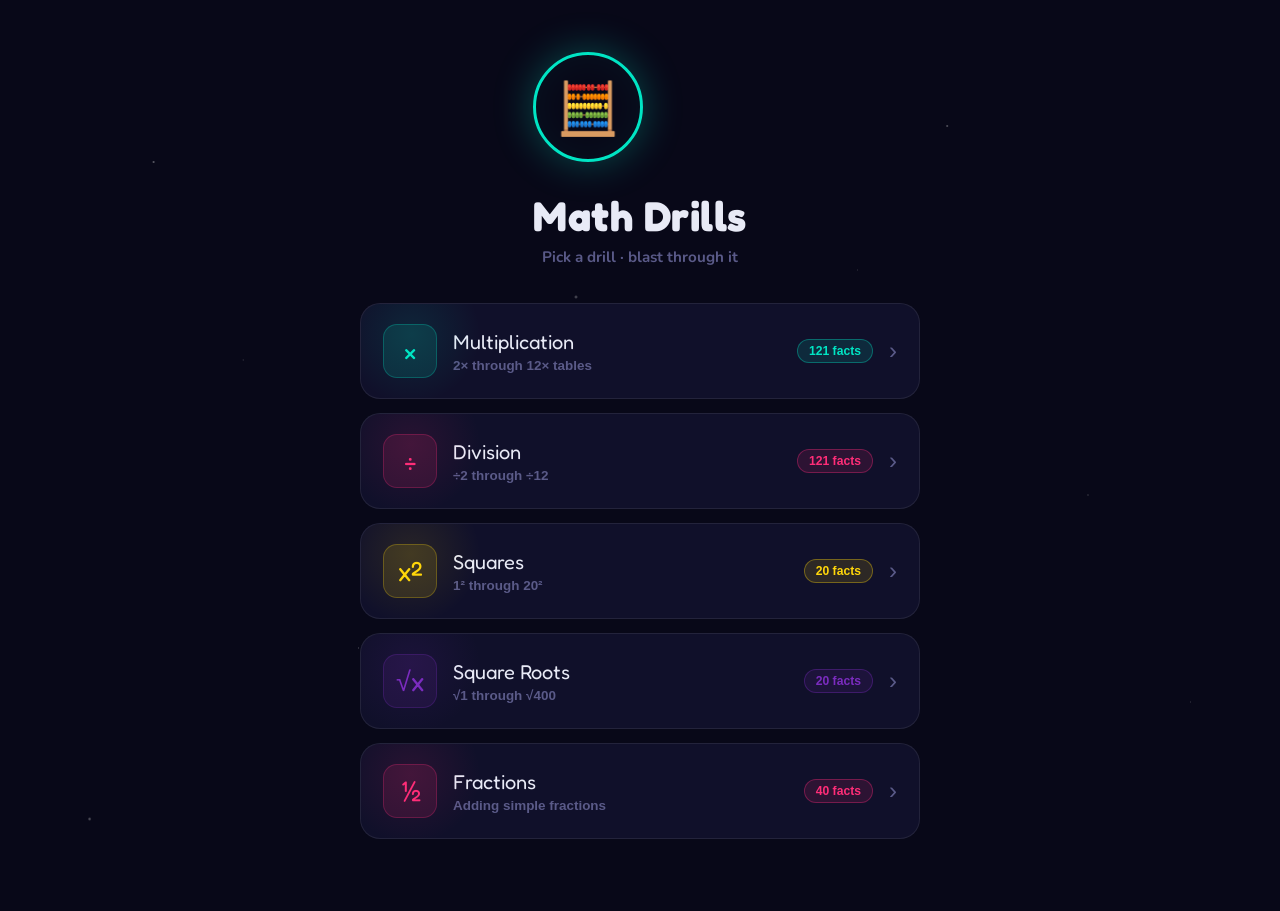
<file: index.html>
<!DOCTYPE html>
<html lang="en">
<head>
<meta charset="UTF-8">
<meta name="viewport" content="width=device-width, initial-scale=1.0">
<title>Math Drills</title>
<link href="https://fonts.googleapis.com/css2?family=Fredoka+One&family=Nunito:wght@400;600;700;800;900&display=swap" rel="stylesheet">
<link rel="stylesheet" href="style.css">
</head>
<body>

<div class="page">
  <header class="page-header">
    <div class="logo-ring">🧮</div>
    <h1 class="home-title">Math Drills</h1>
    <p class="home-sub">Pick a drill · blast through it</p>
  </header>

  <div class="drill-grid" id="drillGrid"></div>
</div>

<script type="module">
/* -- REGISTRY ---------------------------------------------------
   To add a new drill:
   1. Create drills/<id>.js  (see multiplication.js for the shape)
   2. Add one object to this array
---------------------------------------------------------------- */

import { DRILLS } from './drills/index.js';

/* -- RENDER -- */
const grid = document.getElementById('drillGrid');

for (const id of DRILLS) {
  const { default: drill } = await import(`./drills/${id}.js`);
  const card = document.createElement('button');
  card.className = 'drill-card';
  card.style.cssText = `--accent:${drill.color}; --accent-rgb:${drill.rgb};`;
  card.innerHTML = `
    <div class="drill-icon-wrap">${drill.icon}</div>
    <div class="drill-info">
      <div class="drill-name">${drill.name}</div>
      <div class="drill-desc">${drill.desc}</div>
    </div>
    <div class="drill-count">${drill.countLabel}</div>
    <div class="drill-arrow">›</div>
  `;
  card.addEventListener('click', () => {
    location.href = `drill.html?drill=${id}`;
  });
  grid.appendChild(card);
}
</script>
</body>
</html>
</file>
<file: style.css>
/* ============================================================
   @layer ORDER = explicit contract (cascade no fight, predictable)
   tokens    -> single source of truth, everything depend on this (DIP)
   base      -> reset + global element defaults
   layout    -> page/container/screen skeleton (SRP: structure only)
   components-> reusable widgets, closed for mod, open for extend via tokens (OCP)
   screens   -> screen-specific composition (SRP: one screen, one block)
   utilities -> escape hatches, low specificity
============================================================ */
@layer tokens, base, layout, components, screens, utilities;

/* ============================================================
   TOKENS  (single source of truth - swap here, nothing else)
============================================================ */
@layer tokens {
  :root {
    /* -- color: raw palette -- */
    --bg: #080818;
    --card: #10102a;
    --card2: #181838;
    --cyan: #00e5c4;
    --cyan-rgb: 0, 229, 196;
    --pink: #ff2d78;
    --yellow: #ffd60a;
    --purple: #8b5cf6;
    --purple-deep: #6d28d9;
    --green: #00c875;
    --red: #ff4757;
    --text: #e8eaf6;
    --muted: #5a5a88;
    --border: rgba(255, 255, 255, .08);
    --border-hover: rgba(255, 255, 255, .08);

    /* -- color: semantic (per-page theming point - override --accent only) -- */
    --accent: var(--cyan);
    --accent-rgb: var(--cyan-rgb);

    /* -- type -- */
    --font-display: 'Fredoka One', sans-serif;
    --font-body: 'Nunito', sans-serif;

    /* -- radius scale -- */
    --radius-xs: 12px;
    --radius-sm: 14px;
    --radius-md: 16px;
    --radius-lg: 20px;
    --radius-xl: 28px;
    --radius-pill: 50px;

    /* -- motion scale -- */
    --ease-fast: .15s;
    --ease-base: .2s;
    --ease-slow: .3s;
    --ease-fill: .4s ease;

    /* -- shared shadow/glow recipes (named by intent, not by value) -- */
    --shadow-card: 0 20px 60px rgba(0, 0, 0, .4), 0 0 0 1px rgba(255, 255, 255, .04);
    --shadow-drill-hover: 0 8px 32px rgba(0, 0, 0, .35), 0 0 0 1px rgba(var(--accent-rgb), .15);
  }
}

/* ============================================================
   BASE  (element defaults - no class-specific opinions here)
============================================================ */
@layer base {
  *,
  *::before,
  *::after {
    margin: 0;
    padding: 0;
    box-sizing: border-box;
  }

  html,
  body {
    height: 100%;
    background: var(--bg);
    color: var(--text);
    font-family: var(--font-body);
    overflow: auto;
  }

  body::before {
    content: '';
    position: fixed;
    inset: 0;
    pointer-events: none;
    background:
      radial-gradient(1.5px 1.5px at 12% 18%, rgba(255, 255, 255, .45) 0%, transparent 100%),
      radial-gradient(1px 1px at 28% 72%, rgba(255, 255, 255, .30) 0%, transparent 100%),
      radial-gradient(2px 2px at 45% 33%, rgba(255, 255, 255, .35) 0%, transparent 100%),
      radial-gradient(1px 1px at 61% 87%, rgba(255, 255, 255, .25) 0%, transparent 100%),
      radial-gradient(1.5px 1.5px at 74% 14%, rgba(255, 255, 255, .40) 0%, transparent 100%),
      radial-gradient(1px 1px at 85% 55%, rgba(255, 255, 255, .30) 0%, transparent 100%),
      radial-gradient(1px 1px at 93% 78%, rgba(255, 255, 255, .20) 0%, transparent 100%),
      radial-gradient(2px 2px at 7% 91%, rgba(255, 255, 255, .35) 0%, transparent 100%),
      radial-gradient(1px 1px at 38% 48%, rgba(255, 255, 255, .20) 0%, transparent 100%),
      radial-gradient(1.5px 1.5px at 55% 62%, rgba(255, 255, 255, .28) 0%, transparent 100%),
      radial-gradient(1px 1px at 19% 40%, rgba(255, 255, 255, .22) 0%, transparent 100%),
      radial-gradient(1px 1px at 67% 30%, rgba(255, 255, 255, .18) 0%, transparent 100%);
  }

  @keyframes fade-in {
    from { opacity: 0; transform: translateY(8px); }
    to   { opacity: 1; transform: none; }
  }

  @keyframes shrink {
    from { width: 100%; }
    to   { width: 0%; }
  }

  @keyframes pulse-ring {
    0%, 100% { box-shadow: 0 0 40px rgba(var(--cyan-rgb), .3), inset 0 0 40px rgba(var(--cyan-rgb), .05); }
    50%      { box-shadow: 0 0 60px rgba(var(--cyan-rgb), .6), inset 0 0 60px rgba(var(--cyan-rgb), .10); }
  }

  @keyframes card-bounce {
    0%   { transform: scale(1); }
    40%  { transform: scale(1.035); }
    70%  { transform: scale(.985); }
    100% { transform: scale(1); }
  }

  @keyframes card-shake {
    0%, 100% { transform: translateX(0); }
    20%      { transform: translateX(-8px); }
    40%      { transform: translateX(8px); }
    60%      { transform: translateX(-6px); }
    80%      { transform: translateX(6px); }
  }

  @keyframes trophy-in {
    from { transform: scale(0) rotate(-20deg); opacity: 0; }
    to   { transform: scale(1) rotate(0deg); opacity: 1; }
  }
}

/* ============================================================
   LAYOUT  (structure only - no color/type opinions)
============================================================ */
@layer layout {
  .page {
    position: relative;
    min-height: 100vh;
    display: flex;
    flex-direction: column;
    align-items: center;
    padding: 52px 20px 72px;
  }

  .container {
    position: relative;
    width: 100%;
    height: 100%;
    display: flex;
    align-items: center;
    justify-content: center;
  }

  .screen {
    display: none;
    flex-direction: column;
    align-items: center;
    width: 100%;
    max-width: 560px;
    padding: 24px 20px;
    height: 100%;
    overflow-y: auto;
    scrollbar-width: thin;
    scrollbar-color: var(--muted) transparent;
    animation: none;
  }

  .screen.active { display: flex; }
  .screen.fade-in { animation: fade-in .25s ease both; }

  .screen::-webkit-scrollbar { width: 4px; }
  .screen::-webkit-scrollbar-thumb { background: var(--muted); border-radius: 4px; }

  /* index-page variant: allow natural document scroll instead of inner-screen scroll */
  body.index-page { overflow: auto; }
  body.index-page .container { min-height: 100%; height: auto; align-items: center; }
  body.index-page .screen { height: auto; overflow: visible; }
}

/* ============================================================
   COMPONENTS  (reusable, self-contained; extend via tokens not edits - OCP)
============================================================ */
@layer components {

  /* -- overlays / fx -- */
  #confettiCanvas {
    position: fixed;
    inset: 0;
    pointer-events: none;
    z-index: 999;
    display: none;
  }

  #roundOverlay {
    position: fixed;
    inset: 0;
    z-index: 100;
    background: rgba(8, 8, 24, .9);
    backdrop-filter: blur(8px);
    display: flex;
    flex-direction: column;
    align-items: center;
    justify-content: center;
    gap: 12px;
    opacity: 0;
    pointer-events: none;
    transition: opacity var(--ease-slow);
  }

  #roundOverlay.show { opacity: 1; pointer-events: all; }

  .overlay-round {
    font-family: var(--font-display);
    font-size: 2.8rem;
    color: var(--pink);
    text-shadow: 0 0 40px rgba(255, 45, 120, .6);
  }

  .overlay-count { font-size: 1.1rem; color: var(--muted); font-weight: 700; }

  .overlay-bar {
    width: 160px;
    height: 3px;
    background: var(--border);
    border-radius: 2px;
    overflow: hidden;
    margin-top: 8px;
  }

  .overlay-bar-fill {
    height: 100%;
    background: var(--pink);
    animation: shrink 2s linear forwards;
  }

  /* -- buttons: one shared contract (Liskov - any .btn-* is drop-in
     substitutable: pill shape, pointer cursor, transform+shadow on
     hover/active), variants only change surface/color -- */
  .btn-primary,
  .btn-secondary,
  .btn-submit,
  .btn-icon,
  .btn-back,
  .btn-back-home {
    cursor: pointer;
    border-radius: var(--radius-pill);
    transition: transform var(--ease-fast), box-shadow var(--ease-fast), background var(--ease-fast), color var(--ease-fast);
  }

  .btn-primary,
  .btn-submit {
    border: none;
    letter-spacing: .5px;
  }

  .btn-primary:active,
  .btn-submit:active { transform: translateY(0); }

  .btn-primary {
    background: linear-gradient(135deg, var(--accent), color-mix(in srgb, var(--accent) 60%, #000));
    box-shadow: 0 6px 30px rgba(var(--accent-rgb), .4);
    color: #021714;
    font-family: var(--font-display);
    font-size: 1.3rem;
    padding: 14px 44px;
  }

  .btn-primary:hover {
    transform: translateY(-2px);
    box-shadow: 0 10px 40px rgba(var(--cyan-rgb), .55);
  }

  .btn-secondary {
    background: transparent;
    color: var(--cyan);
    font-family: var(--font-body);
    font-weight: 800;
    font-size: 1rem;
    padding: 10px 28px;
    border: 2px solid var(--cyan);
    border-radius: var(--radius-pill);
    margin-top: 12px;
  }

  .btn-secondary:hover {
    background: rgba(var(--cyan-rgb), .1);
    transform: translateY(-1px);
  }

  .btn-icon {
    background: var(--card2);
    border: 1px solid var(--border);
    color: var(--text);
    font-size: 1.1rem;
    padding: 8px 14px;
    border-radius: var(--radius-xs);
  }

  .btn-icon:hover {
    background: rgba(255, 255, 255, .08);
    transform: translateY(-1px);
  }

  .btn-back,
  .btn-back-home {
    background: var(--card2);
    border: 1px solid var(--border);
    color: var(--text);
    font-family: var(--font-body);
    font-weight: 800;
    font-size: .9rem;
    padding: 7px 16px;
    border-radius: var(--radius-xs);
    flex-shrink: 0;
  }

  .btn-back:hover,
  .btn-back-home:hover { background: rgba(255, 255, 255, .08); }

  .btn-back-home {
    position: absolute;
    top: 20px;
    left: 20px;
    color: var(--muted);
    font-size: .85rem;
    text-decoration: none;
  }

  .btn-back-home:hover { color: var(--text); }

  .btn-submit {
    background: linear-gradient(135deg, var(--purple), var(--purple-deep));
    color: #fff;
    font-family: var(--font-display);
    font-size: 1.15rem;
    padding: 12px 40px;
    box-shadow: 0 6px 24px rgba(139, 92, 246, .4);
  }

  .btn-submit:hover {
    transform: translateY(-2px);
    box-shadow: 0 10px 32px rgba(139, 92, 246, .55);
  }

  /* -- progress bar (used by quiz header) -- */
  .progress-wrap { flex: 1; display: flex; flex-direction: column; gap: 5px; }

  .progress-track {
    height: 6px;
    background: var(--card2);
    border-radius: 3px;
    overflow: hidden;
  }

  .progress-fill {
    height: 100%;
    width: 0%;
    background: linear-gradient(90deg, var(--cyan), var(--purple));
    border-radius: 3px;
    transition: width var(--ease-fill);
  }

  .progress-text { font-size: .72rem; color: var(--muted); font-weight: 700; text-align: right; }

  .round-badge {
    background: var(--card2);
    border: 1px solid var(--border);
    border-radius: 20px;
    padding: 5px 14px;
    font-size: .78rem;
    font-weight: 800;
    color: var(--accent);
    white-space: nowrap;
    letter-spacing: .5px;
    text-transform: uppercase;
    flex-shrink: 0;
  }

  /* -- generic stat chip, reused on complete + stats screens -- */
  .chip {
    background: var(--card2);
    border: 1px solid var(--border);
    border-radius: var(--radius-pill);
    padding: 6px 18px;
    font-size: .85rem;
    font-weight: 800;
  }

  .chip-green { border-color: rgba(0, 200, 117, .4); color: var(--green); }
  .chip-red   { border-color: rgba(255, 71, 87, .4); color: var(--red); }
  .chip-accent { border-color: rgba(var(--cyan-rgb), .4); color: var(--accent); }

  /* -- status badges: two independent variant sets sharing one shape
     contract (Interface Segregation - callers only reach for the
     small badge interface they need, not the whole card API) -- */
  .badge-ok,
  .badge-err,
  .badge-slow,
  .badge-fast {
    font-weight: 800;
    border-radius: 6px;
    display: inline-block;
  }

  .badge-ok   { background: rgba(0, 200, 117, .15); color: var(--green); }
  .badge-err  { background: rgba(255, 71, 87, .15); color: var(--red); }
  .badge-slow { background: rgba(255, 71, 87, .18); color: var(--red); }
  .badge-fast { background: rgba(0, 200, 117, .18); color: var(--green); }
}

/* ============================================================
   SCREENS  (one block per screen - SRP; each composes tokens +
   components, never redefines them)
============================================================ */
@layer screens {

  /* -- start screen -- */
  #startScreen { justify-content: center; gap: 0; }

  .logo-ring {
    width: 110px;
    height: 110px;
    border: 3px solid var(--accent);
    box-shadow: 0 0 40px rgba(var(--accent-rgb), .3), inset 0 0 40px rgba(var(--accent-rgb), .05);
    border-radius: 50%;
    display: flex;
    align-items: center;
    justify-content: center;
    font-family: var(--font-display);
    font-size: 3.2rem;
    color: var(--cyan);
    margin-bottom: 28px;
    animation: pulse-ring 3s ease-in-out infinite;
  }

  .start-title {
    font-family: var(--font-display);
    font-size: 3rem;
    color: var(--text);
    letter-spacing: .5px;
    margin-bottom: 8px;
    text-align: center;
  }

  .start-sub {
    color: var(--muted);
    font-size: 1rem;
    font-weight: 700;
    text-align: center;
    margin-bottom: 40px;
  }

  .start-sub span { color: var(--yellow); }

  /* -- quiz screen -- */
  #quizScreen { justify-content: flex-start; padding-top: 20px; }

  .quiz-top { width: 100%; display: flex; align-items: center; gap: 12px; margin-bottom: 20px; }

  .score-row {
    width: 100%;
    display: flex;
    justify-content: space-between;
    font-size: .85rem;
    font-weight: 700;
    color: var(--muted);
    margin-bottom: 16px;
  }

  .score-row .val { color: var(--text); }
  .mistakes-val { color: var(--red) !important; }

  .question-card {
    width: 100%;
    background: var(--card);
    border: 1.5px solid var(--border);
    border-radius: var(--radius-xl);
    padding: 40px 32px 36px;
    display: flex;
    flex-direction: column;
    align-items: center;
    box-shadow: var(--shadow-card);
    position: relative;
    overflow: hidden;
  }

  .question-card::before {
    content: '';
    position: absolute;
    top: -60px;
    left: 50%;
    transform: translateX(-50%);
    width: 200px;
    height: 200px;
    background: radial-gradient(circle, rgba(var(--cyan-rgb), .08) 0%, transparent 70%);
    pointer-events: none;
  }

  .question-display {
    font-family: var(--font-display);
    font-size: 4.4rem;
    color: var(--yellow);
    letter-spacing: 2px;
    margin-bottom: 10px;
    text-shadow: 0 0 40px rgba(255, 214, 10, .3);
    line-height: 1;
  }

  .feedback-msg { font-size: 1rem; font-weight: 800; height: 24px; margin-bottom: 20px; transition: color var(--ease-base); }
  .feedback-msg.correct { color: var(--green); }
  .feedback-msg.wrong { color: var(--red); }

  .answer-input {
    background: var(--card2);
    border: 2px solid var(--border);
    border-radius: var(--radius-md);
    color: var(--text);
    font-family: var(--font-display);
    font-size: min(5dvh, 2.4rem);
    height: min(8dvh, 70px);
    padding: min(1dvh, 12px) 20px;
    text-align: center;
    width: 160px;
    outline: none;
    margin-bottom: min(2dvh, 20px);
    transition: border-color var(--ease-base), box-shadow var(--ease-base);
    -moz-appearance: textfield;
    appearance: none;
  }

  .answer-input::-webkit-outer-spin-button,
  .answer-input::-webkit-inner-spin-button { -webkit-appearance: none; margin: 0; }

  .answer-input:focus { border-color: var(--accent); box-shadow: 0 0 0 4px rgba(var(--accent-rgb), .15); }
  .answer-input.input-correct { border-color: var(--green); box-shadow: 0 0 0 4px rgba(0, 200, 117, .15); }
  .answer-input.input-wrong { border-color: var(--red); box-shadow: 0 0 0 4px rgba(255, 71, 87, .15); }

  .numpad {
    display: grid;
    flex: 1;
    grid-template-columns: repeat(3, minmax(56px, 1fr));
    max-width: 400px;
    gap: min(1dvh, 10px);
    margin-top: min(1.5dvh, 18px);
    min-height: 0;
    width: 100%;
  }

  .numpad-key {
    align-items: center;
    background: var(--card2);
    border: 2px solid var(--border);
    border-radius: var(--radius-sm);
    color: var(--text);
    display: flex;
    font-family: var(--font-display);
    font-size: min(3.5dvh, 1.4rem);
    height: 100%;
    justify-content: center;
    user-select: none;
    cursor: pointer;
    transition: border-color var(--ease-fast), transform .1s, background var(--ease-fast);
  }

  .numpad-key:hover { border-color: var(--accent); }
  .numpad-key:active { transform: scale(.92); background: var(--card); }

  .numpad-wide { grid-column: span 2; }
  .numpad-back { color: var(--red); border-color: rgba(255, 71, 87, .3); }
  .numpad-back:hover { border-color: var(--red); }

  .card-bounce { animation: card-bounce .38s ease; }
  .card-shake { animation: card-shake .45s ease; }

  /* -- complete screen -- */
  #completeScreen { justify-content: center; gap: 0; text-align: center; }

  .trophy-wrap { font-size: 5rem; margin-bottom: 16px; animation: trophy-in .6s cubic-bezier(.34, 1.56, .64, 1) both; }

  .complete-title {
    font-family: var(--font-display);
    font-size: 2.8rem;
    color: var(--yellow);
    text-shadow: 0 0 40px rgba(255, 214, 10, .4);
    margin-bottom: 10px;
  }

  .complete-sub { color: var(--muted); font-size: 1rem; font-weight: 700; margin-bottom: 28px; }

  .time-big {
    font-family: var(--font-display);
    font-size: 4rem;
    color: var(--cyan);
    text-shadow: 0 0 40px rgba(var(--cyan-rgb), .4);
    letter-spacing: 2px;
    margin-bottom: 6px;
  }

  .time-label { color: var(--muted); font-size: .85rem; font-weight: 800; margin-bottom: 28px; }

  .chips { display: flex; gap: 10px; flex-wrap: wrap; justify-content: center; margin-bottom: 36px; }

  .complete-actions { display: flex; flex-direction: column; align-items: center; gap: 0; }

  /* -- stats screen -- */
  #statsScreen { justify-content: flex-start; padding-top: 16px; padding-bottom: 40px; overflow-y: auto; }

  .stats-header { width: 100%; display: flex; align-items: center; gap: 14px; margin-bottom: 20px; flex-shrink: 0; }
  .stats-title { font-family: var(--font-display); font-size: 1.6rem; color: var(--text); }

  .table-avg-row { width: 100%; display: flex; align-items: center; gap: 10px; margin-bottom: 7px; }

  .tbl-label {
    font-family: var(--font-display);
    font-size: 1rem;
    color: var(--yellow);
    width: 40px;
    text-align: right;
    flex-shrink: 0;
  }

  .tbl-bar-track { flex: 1; height: 8px; background: var(--card2); border-radius: 4px; overflow: hidden; }

  .tbl-bar-fill {
    height: 100%;
    border-radius: 4px;
    background: linear-gradient(90deg, var(--accent), var(--purple));
    transition: width .6s ease;
  }

  .table-section { width: 100%; margin-bottom: 14px; }

  .table-section-hdr {
    font-size: .76rem;
    font-weight: 900;
    color: var(--purple);
    text-transform: uppercase;
    letter-spacing: .8px;
    margin-bottom: 6px;
    padding: 4px 0;
    border-bottom: 1px solid rgba(139, 92, 246, .2);
  }

  .tbl-time { font-size: .82rem; font-weight: 800; color: var(--text); width: 36px; text-align: right; flex-shrink: 0; }
  .tbl-badge-wrap { width: 54px; flex-shrink: 0; }
  .tbl-badge { font-size: .68rem; padding: 2px 6px; }

  .overview-grid { width: 100%; display: grid; grid-template-columns: repeat(3, 1fr); gap: 10px; margin-bottom: 20px; }

  .ov-card { background: var(--card); border: 1px solid var(--border); border-radius: var(--radius-lg); padding: 16px 10px; text-align: center; }
  .ov-val { font-family: var(--font-display); font-size: 1.8rem; color: var(--cyan); line-height: 1; margin-bottom: 4px; }
  .ov-lbl { font-size: .72rem; font-weight: 800; color: var(--muted); text-transform: uppercase; letter-spacing: .5px; }

  .section-title {
    width: 100%;
    font-size: .8rem;
    font-weight: 900;
    color: var(--muted);
    text-transform: uppercase;
    letter-spacing: 1px;
    margin-bottom: 10px;
    margin-top: 4px;
  }

  .divider { width: 100%; height: 1px; background: var(--border); margin: 18px 0; }

  .q-row {
    display: flex;
    align-items: center;
    justify-content: space-between;
    padding: 5px 8px;
    border-radius: 8px;
    font-size: .88rem;
    font-weight: 700;
    margin-bottom: 3px;
  }

  .q-row:hover { background: rgba(255, 255, 255, .04); }
  .q-eq { flex: 1; font-family: var(--font-display); font-size: .95rem; color: var(--text); }
  .q-time { color: var(--muted); width: 44px; text-align: right; }
  .q-badge { font-size: .7rem; font-weight: 900; padding: 2px 8px; border-radius: 6px; width: 60px; text-align: center; flex-shrink: 0; }

  .no-data { color: var(--muted); font-weight: 700; font-size: .95rem; text-align: center; margin-top: 40px; }

  /* -- index / home screen -- */
  #homeScreen { justify-content: center; padding-top: 40px; padding-bottom: 40px; gap: 0; }

  .home-title { font-family: var(--font-display); font-size: 2.6rem; color: var(--text); letter-spacing: .5px; margin-bottom: 6px; text-align: center; }
  .home-sub { color: var(--muted); font-size: .95rem; font-weight: 700; text-align: center; margin-bottom: 36px; }

  .drill-grid { width: 100%; max-width: 560px; display: flex; flex-direction: column; gap: 14px; }

  .drill-card {
    background: var(--card);
    border: 1.5px solid var(--border);
    border-radius: var(--radius-lg);
    padding: 20px 22px;
    display: flex;
    align-items: center;
    gap: 16px;
    cursor: pointer;
    text-align: left;
    width: 100%;
    transition: transform var(--ease-fast), border-color var(--ease-base), box-shadow var(--ease-base);
    position: relative;
    overflow: hidden;
  }

  .drill-card::before {
    content: '';
    position: absolute;
    top: -40px;
    left: -20px;
    width: 140px;
    height: 140px;
    border-radius: 50%;
    background: radial-gradient(circle, rgba(var(--accent-rgb), .10) 0%, transparent 70%);
    pointer-events: none;
  }

  .drill-card:hover { transform: translateY(-2px); border-color: rgba(var(--accent-rgb), .55); box-shadow: var(--shadow-drill-hover); }
  .drill-card:active { transform: translateY(0); }

  .drill-icon {
    font-family: var(--font-display);
    font-size: 2.6rem;
    line-height: 1;
    color: var(--accent);
    margin-bottom: 10px;
    display: block;
  }

  .drill-icon-wrap {
    width: 54px;
    height: 54px;
    border-radius: var(--radius-sm);
    display: flex;
    align-items: center;
    justify-content: center;
    font-family: var(--font-display);
    font-size: 1.7rem;
    flex-shrink: 0;
    background: rgba(var(--accent-rgb), .12);
    border: 1px solid rgba(var(--accent-rgb), .25);
    color: var(--accent);
  }

  .drill-info { flex: 1; min-width: 0; }
  .drill-name { font-family: var(--font-display); font-size: 1.25rem; color: var(--text); margin-bottom: 4px; }
  .drill-desc { font-size: .84rem; font-weight: 700; color: var(--muted); }
  .drill-meta { font-size: .75rem; font-weight: 700; color: var(--muted); line-height: 1.4; }

  .drill-count {
    font-size: .76rem;
    font-weight: 800;
    color: var(--accent);
    background: rgba(var(--accent-rgb), .12);
    padding: 4px 11px;
    border-radius: 20px;
    border: 1px solid rgba(var(--accent-rgb), .35);
    white-space: nowrap;
    flex-shrink: 0;
  }

  .drill-arrow { font-size: 1.5rem; color: var(--muted); flex-shrink: 0; transition: transform var(--ease-fast), color var(--ease-fast); }
  .drill-card:hover .drill-arrow { transform: translateX(4px); color: var(--accent); }
}
</file>
